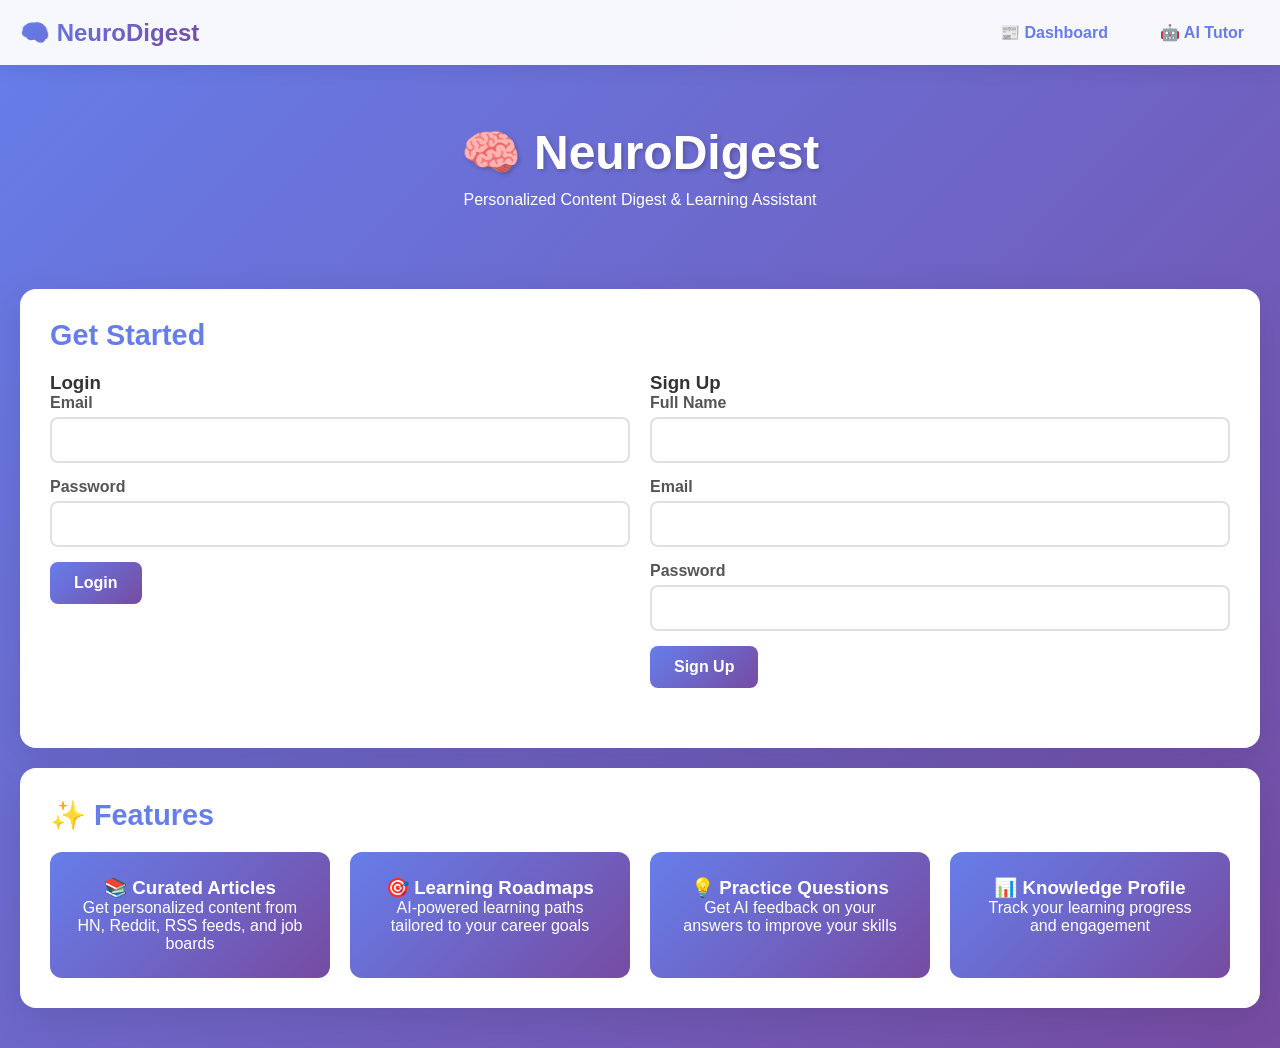
<file: index.html>
<!DOCTYPE html>
<html lang="en">
<head>
    <meta charset="UTF-8">
    <meta name="viewport" content="width=device-width, initial-scale=1.0">
    <title>NeuroDigest - Personalized Content Digest & Learning Assistant</title>
    <style>
        * {
            margin: 0;
            padding: 0;
            box-sizing: border-box;
        }
        
        body {
            font-family: -apple-system, BlinkMacSystemFont, 'Segoe UI', Roboto, Oxygen, Ubuntu, Cantarell, sans-serif;
            background: linear-gradient(135deg, #667eea 0%, #764ba2 100%);
            min-height: 100vh;
            color: #333;
        }
        
        .navbar {
            background: rgba(255, 255, 255, 0.95);
            backdrop-filter: blur(10px);
            padding: 15px 20px;
            box-shadow: 0 2px 20px rgba(0,0,0,0.1);
            position: sticky;
            top: 0;
            z-index: 1000;
        }
        
        .nav-content {
            max-width: 1400px;
            margin: 0 auto;
            display: flex;
            justify-content: space-between;
            align-items: center;
        }
        
        .nav-brand {
            font-size: 1.5rem;
            font-weight: 900;
            background: linear-gradient(135deg, #667eea 0%, #764ba2 100%);
            -webkit-background-clip: text;
            -webkit-text-fill-color: transparent;
        }
        
        .nav-links {
            display: flex;
            gap: 20px;
            align-items: center;
        }
        
        .nav-link {
            padding: 8px 16px;
            border-radius: 8px;
            cursor: pointer;
            transition: all 0.3s;
            font-weight: 600;
            color: #667eea;
        }
        
        .nav-link:hover, .nav-link.active {
            background: linear-gradient(135deg, #667eea 0%, #764ba2 100%);
            color: white;
        }
        
        .container {
            max-width: 1400px;
            margin: 0 auto;
            padding: 20px;
        }
        
        .header {
            text-align: center;
            color: white;
            margin-bottom: 40px;
            padding: 40px 20px;
        }
        
        .header h1 {
            font-size: 3rem;
            margin-bottom: 10px;
            text-shadow: 2px 2px 4px rgba(0,0,0,0.2);
        }
        
        .card {
            background: white;
            border-radius: 16px;
            padding: 30px;
            margin-bottom: 20px;
            box-shadow: 0 10px 40px rgba(0,0,0,0.1);
        }
        
        .card h2 {
            color: #667eea;
            margin-bottom: 20px;
            font-size: 1.8rem;
        }
        
        .auth-section {
            display: grid;
            grid-template-columns: 1fr 1fr;
            gap: 20px;
            margin-bottom: 30px;
        }
        
        @media (max-width: 768px) {
            .auth-section {
                grid-template-columns: 1fr;
            }
        }
        
        .form-group {
            margin-bottom: 15px;
        }
        
        .form-group label {
            display: block;
            margin-bottom: 5px;
            font-weight: 600;
            color: #555;
        }
        
        .form-group input, .form-group textarea, .form-group select {
            width: 100%;
            padding: 12px;
            border: 2px solid #e0e0e0;
            border-radius: 8px;
            font-size: 1rem;
            transition: border-color 0.3s;
            font-family: inherit;
        }
        
        .form-group input:focus, .form-group textarea:focus, .form-group select:focus {
            outline: none;
            border-color: #667eea;
        }
        
        .btn {
            background: linear-gradient(135deg, #667eea 0%, #764ba2 100%);
            color: white;
            border: none;
            padding: 12px 24px;
            border-radius: 8px;
            font-size: 1rem;
            font-weight: 600;
            cursor: pointer;
            transition: transform 0.2s, box-shadow 0.2s;
        }
        
        .btn:hover {
            transform: translateY(-2px);
            box-shadow: 0 5px 15px rgba(102, 126, 234, 0.4);
        }
        
        .btn:active {
            transform: translateY(0);
        }
        
        .btn-secondary {
            background: #6c757d;
        }
        
        .btn-small {
            padding: 6px 12px;
            font-size: 0.9rem;
        }
        
        .message {
            padding: 12px;
            border-radius: 8px;
            margin-bottom: 15px;
        }
        
        .message.success {
            background: #d4edda;
            color: #155724;
            border: 1px solid #c3e6cb;
        }
        
        .message.error {
            background: #f8d7da;
            color: #721c24;
            border: 1px solid #f5c6cb;
        }
        
        .message.info {
            background: #d1ecf1;
            color: #0c5460;
            border: 1px solid #bee5eb;
        }
        
        .article-card {
            background: #f8f9fa;
            border-left: 4px solid #667eea;
            padding: 20px;
            margin-bottom: 15px;
            border-radius: 8px;
            transition: transform 0.2s;
        }
        
        .article-card:hover {
            transform: translateX(5px);
            box-shadow: 0 4px 12px rgba(0,0,0,0.1);
        }
        
        .article-card h3 {
            color: #333;
            margin-bottom: 10px;
            font-size: 1.2rem;
        }
        
        .article-card a {
            color: #667eea;
            text-decoration: none;
            font-weight: 600;
        }
        
        .article-card a:hover {
            text-decoration: underline;
        }
        
        .article-actions {
            display: flex;
            gap: 10px;
            margin-top: 10px;
        }
        
        .loading {
            text-align: center;
            padding: 40px;
            color: #667eea;
            font-size: 1.1rem;
        }
        
        .hidden {
            display: none;
        }
        
        .page {
            display: none;
        }
        
        .page.active {
            display: block;
        }
        
        .sidebar {
            background: #f8f9fa;
            padding: 20px;
            border-radius: 12px;
            margin-bottom: 20px;
        }
        
        .sidebar h3 {
            margin-bottom: 15px;
            color: #667eea;
        }
        
        .filter-group {
            margin-bottom: 15px;
        }
        
        .filter-group label {
            display: block;
            margin-bottom: 5px;
            font-weight: 600;
            color: #555;
            font-size: 0.9rem;
        }
        
        .filter-group input, .filter-group select {
            width: 100%;
            padding: 8px;
            border: 1px solid #ddd;
            border-radius: 6px;
        }
        
        .metrics {
            display: grid;
            grid-template-columns: repeat(auto-fit, minmax(150px, 1fr));
            gap: 15px;
            margin-bottom: 20px;
        }
        
        .metric-card {
            background: linear-gradient(135deg, #667eea 0%, #764ba2 100%);
            color: white;
            padding: 20px;
            border-radius: 12px;
            text-align: center;
        }
        
        .metric-value {
            font-size: 2rem;
            font-weight: 900;
            margin-bottom: 5px;
        }
        
        .metric-label {
            font-size: 0.9rem;
            opacity: 0.9;
        }
        
        .tabs {
            display: flex;
            gap: 10px;
            margin-bottom: 20px;
            border-bottom: 2px solid #e0e0e0;
        }
        
        .tab {
            padding: 10px 20px;
            cursor: pointer;
            border: none;
            background: none;
            font-weight: 600;
            color: #666;
            border-bottom: 3px solid transparent;
            transition: all 0.3s;
        }
        
        .tab:hover {
            color: #667eea;
        }
        
        .tab.active {
            color: #667eea;
            border-bottom-color: #667eea;
        }
        
        .tab-content {
            display: none;
        }
        
        .tab-content.active {
            display: block;
        }
        
        .roadmap-item {
            background: #f8f9fa;
            padding: 15px;
            margin-bottom: 10px;
            border-radius: 8px;
            border-left: 4px solid #667eea;
        }
        
        .roadmap-item h4 {
            color: #667eea;
            margin-bottom: 8px;
        }
        
        .practice-question {
            background: #fff;
            border: 2px solid #667eea;
            padding: 20px;
            margin-bottom: 15px;
            border-radius: 12px;
        }
        
        .practice-question h4 {
            color: #667eea;
            margin-bottom: 10px;
        }
        
        .knowledge-profile {
            background: linear-gradient(135deg, #667eea 0%, #764ba2 100%);
            color: white;
            padding: 25px;
            border-radius: 12px;
            margin-bottom: 20px;
        }
        
        .tag {
            display: inline-block;
            background: rgba(255,255,255,0.2);
            padding: 5px 12px;
            border-radius: 20px;
            margin: 5px;
            font-size: 0.9rem;
        }
        
        .two-column {
            display: grid;
            grid-template-columns: 1fr 2fr;
            gap: 20px;
        }
        
        @media (max-width: 968px) {
            .two-column {
                grid-template-columns: 1fr;
            }
        }
    </style>
</head>
<body>
    <!-- Navigation -->
    <nav class="navbar">
        <div class="nav-content">
            <div class="nav-brand">🧠 NeuroDigest</div>
            <div class="nav-links">
                <div class="nav-link" onclick="showPage('dashboard')">📰 Dashboard</div>
                <div class="nav-link" onclick="showPage('tutor')">🤖 AI Tutor</div>
                <div id="userNav" class="hidden">
                    <span id="navUserEmail" style="margin-right: 15px; color: #667eea;"></span>
                    <button class="btn btn-secondary btn-small" onclick="logout()">Logout</button>
                </div>
            </div>
        </div>
    </nav>

    <div class="container">
        <!-- Login/Signup Page -->
        <div id="loginPage" class="page active">
            <div class="header">
                <h1>🧠 NeuroDigest</h1>
                <p>Personalized Content Digest & Learning Assistant</p>
            </div>
            
            <div class="card">
                <h2>Get Started</h2>
                <div class="auth-section">
                    <div>
                        <h3>Login</h3>
                        <form id="loginForm" onsubmit="handleLogin(event)">
                            <div class="form-group">
                                <label>Email</label>
                                <input type="email" id="loginEmail" required>
                            </div>
                            <div class="form-group">
                                <label>Password</label>
                                <input type="password" id="loginPassword" required>
                            </div>
                            <button type="submit" class="btn">Login</button>
                        </form>
                    </div>
                    <div>
                        <h3>Sign Up</h3>
                        <form id="signupForm" onsubmit="handleSignup(event)">
                            <div class="form-group">
                                <label>Full Name</label>
                                <input type="text" id="signupName" required>
                            </div>
                            <div class="form-group">
                                <label>Email</label>
                                <input type="email" id="signupEmail" required>
                            </div>
                            <div class="form-group">
                                <label>Password</label>
                                <input type="password" id="signupPassword" required>
                            </div>
                            <button type="submit" class="btn">Sign Up</button>
                        </form>
                    </div>
                </div>
                <div id="message"></div>
            </div>
            
            <div class="card">
                <h2>✨ Features</h2>
                <div style="display: grid; grid-template-columns: repeat(auto-fit, minmax(250px, 1fr)); gap: 20px; margin-top: 20px;">
                    <div style="background: linear-gradient(135deg, #667eea 0%, #764ba2 100%); color: white; padding: 25px; border-radius: 12px; text-align: center;">
                        <h3>📚 Curated Articles</h3>
                        <p>Get personalized content from HN, Reddit, RSS feeds, and job boards</p>
                    </div>
                    <div style="background: linear-gradient(135deg, #667eea 0%, #764ba2 100%); color: white; padding: 25px; border-radius: 12px; text-align: center;">
                        <h3>🎯 Learning Roadmaps</h3>
                        <p>AI-powered learning paths tailored to your career goals</p>
                    </div>
                    <div style="background: linear-gradient(135deg, #667eea 0%, #764ba2 100%); color: white; padding: 25px; border-radius: 12px; text-align: center;">
                        <h3>💡 Practice Questions</h3>
                        <p>Get AI feedback on your answers to improve your skills</p>
                    </div>
                    <div style="background: linear-gradient(135deg, #667eea 0%, #764ba2 100%); color: white; padding: 25px; border-radius: 12px; text-align: center;">
                        <h3>📊 Knowledge Profile</h3>
                        <p>Track your learning progress and engagement</p>
                    </div>
                </div>
            </div>
        </div>

        <!-- Dashboard Page -->
        <div id="dashboardPage" class="page">
            <div class="card">
                <h2>📰 Dashboard</h2>
                <p style="color: #666; margin-bottom: 20px;">Personalized Digest & Learning - Browse curated articles, save bookmarks, and track your learning</p>
            </div>
            
            <div class="two-column">
                <div class="sidebar">
                    <h3>Filters</h3>
                    <div class="filter-group">
                        <label>Search</label>
                        <input type="text" id="searchFilter" placeholder="Search articles..." oninput="filterArticles()">
                    </div>
                    <div class="filter-group">
                        <label>Show only bookmarked</label>
                        <input type="checkbox" id="bookmarkedOnly" onchange="filterArticles()">
                    </div>
                    <div class="filter-group">
                        <label>Domain</label>
                        <select id="domainFilter" onchange="filterArticles()">
                            <option value="">All domains</option>
                        </select>
                    </div>
                    <button class="btn" onclick="refreshDigest()" style="width: 100%; margin-top: 10px;">🔄 Refresh Digest</button>
                </div>
                
                <div>
                    <div class="metrics" id="metrics"></div>
                    <div class="tabs">
                        <button class="tab active" onclick="showTab('all')">All News</button>
                        <button class="tab" onclick="showTab('foryou')">For You</button>
                        <button class="tab" onclick="showTab('bookmarked')">Bookmarked</button>
                    </div>
                    <div id="digestContent"></div>
                </div>
            </div>
        </div>

        <!-- AI Tutor Page -->
        <div id="tutorPage" class="page">
            <div class="card">
                <h2>🤖 AI Tutor - NDLRM</h2>
                <p style="color: #666; margin-bottom: 20px;">Personalized Learning Recommendation Module - Generate roadmaps, view knowledge profile, and practice</p>
            </div>
            
            <div class="tabs">
                <button class="tab active" onclick="showTutorTab('roadmap')">📚 Learning Roadmap</button>
                <button class="tab" onclick="showTutorTab('profile')">📊 Knowledge Profile</button>
                <button class="tab" onclick="showTutorTab('practice')">💡 Practice Questions</button>
                <button class="tab" onclick="showTutorTab('ask')">❓ Ask Tutor</button>
            </div>
            
            <!-- Roadmap Tab -->
            <div id="roadmapTab" class="tab-content active">
                <div class="card">
                    <h3>Generate Learning Roadmap</h3>
                    <div class="form-group">
                        <label>Target Career/Role</label>
                        <input type="text" id="targetCareer" placeholder="e.g., Software Engineer, Data Scientist, ML Engineer">
                    </div>
                    <button class="btn" onclick="generateRoadmap()">Generate Roadmap</button>
                </div>
                <div id="roadmapContent"></div>
            </div>
            
            <!-- Knowledge Profile Tab -->
            <div id="profileTab" class="tab-content">
                <div id="profileContent"></div>
            </div>
            
            <!-- Practice Questions Tab -->
            <div id="practiceTab" class="tab-content">
                <div id="practiceContent"></div>
            </div>
            
            <!-- Ask Tutor Tab -->
            <div id="askTab" class="tab-content">
                <div class="card">
                    <h3>Ask AI Tutor</h3>
                    <div class="form-group">
                        <label>Your Question</label>
                        <textarea id="tutorQuestion" rows="4" placeholder="Ask any question related to your learning..."></textarea>
                    </div>
                    <div class="form-group">
                        <label>Context (Optional)</label>
                        <textarea id="tutorContext" rows="3" placeholder="Provide additional context if needed..."></textarea>
                    </div>
                    <button class="btn" onclick="askTutor()">Ask Tutor</button>
                    <div id="tutorResponse" style="margin-top: 20px;"></div>
                </div>
            </div>
        </div>
    </div>
    
    <script>
        const API_BASE = window.location.origin;
        let authToken = localStorage.getItem('authToken');
        let currentUser = null;
        let digestData = null;
        let bookmarks = [];
        let currentPage = 'login';
        let currentTab = 'all';
        let currentTutorTab = 'roadmap';
        
        // Check if user is already logged in
        if (authToken) {
            checkAuth();
        }
        
        function showPage(page) {
            if (!authToken && page !== 'login') {
                showMessage('Please login first', 'error');
                return;
            }
            
            document.querySelectorAll('.page').forEach(p => p.classList.remove('active'));
            document.querySelectorAll('.nav-link').forEach(l => l.classList.remove('active'));
            
            if (page === 'login') {
                document.getElementById('loginPage').classList.add('active');
            } else if (page === 'dashboard') {
                document.getElementById('dashboardPage').classList.add('active');
                document.querySelectorAll('.nav-link')[0].classList.add('active');
                loadDashboard();
            } else if (page === 'tutor') {
                document.getElementById('tutorPage').classList.add('active');
                document.querySelectorAll('.nav-link')[1].classList.add('active');
                loadTutorData();
            }
            
            currentPage = page;
        }
        
        async function checkAuth() {
            try {
                const response = await fetch(`${API_BASE}/auth/me`, {
                    headers: {
                        'Authorization': `Bearer ${authToken}`
                    }
                });
                
                if (response.ok) {
                    currentUser = await response.json();
                    showLoggedInState();
                    showPage('dashboard');
                } else {
                    localStorage.removeItem('authToken');
                    authToken = null;
                }
            } catch (error) {
                console.error('Auth check failed:', error);
            }
        }
        
        function showLoggedInState() {
            document.getElementById('userNav').classList.remove('hidden');
            document.getElementById('navUserEmail').textContent = currentUser?.email || 'User';
        }
        
        function showLoggedOutState() {
            document.getElementById('userNav').classList.add('hidden');
            showPage('login');
        }
        
        async function handleLogin(event) {
            event.preventDefault();
            const email = document.getElementById('loginEmail').value;
            const password = document.getElementById('loginPassword').value;
            
            try {
                const formData = new URLSearchParams();
                formData.append('username', email);
                formData.append('password', password);
                
                const response = await fetch(`${API_BASE}/auth/login`, {
                    method: 'POST',
                    headers: {
                        'Content-Type': 'application/x-www-form-urlencoded',
                    },
                    body: formData
                });
                
                if (response.ok) {
                    const data = await response.json();
                    authToken = data.access_token;
                    localStorage.setItem('authToken', authToken);
                    currentUser = { email };
                    showMessage('Login successful!', 'success');
                    showLoggedInState();
                    showPage('dashboard');
                } else {
                    const error = await response.json();
                    showMessage(error.detail || 'Login failed', 'error');
                }
            } catch (error) {
                showMessage('Error: ' + error.message, 'error');
            }
        }
        
        async function handleSignup(event) {
            event.preventDefault();
            const name = document.getElementById('signupName').value;
            const email = document.getElementById('signupEmail').value;
            const password = document.getElementById('signupPassword').value;
            
            try {
                const response = await fetch(`${API_BASE}/auth/signup`, {
                    method: 'POST',
                    headers: {
                        'Content-Type': 'application/json',
                    },
                    body: JSON.stringify({
                        email,
                        password,
                        full_name: name
                    })
                });
                
                if (response.ok) {
                    showMessage('Signup successful! Please login.', 'success');
                    document.getElementById('signupForm').reset();
                } else {
                    const error = await response.json();
                    showMessage(error.detail || 'Signup failed', 'error');
                }
            } catch (error) {
                showMessage('Error: ' + error.message, 'error');
            }
        }
        
        async function loadDashboard() {
            await loadDigest();
            await loadBookmarks();
        }
        
        async function loadDigest() {
            const digestContent = document.getElementById('digestContent');
            digestContent.innerHTML = '<div class="loading">Loading digest...</div>';
            
            try {
                const url = authToken ? `${API_BASE}/api/digest/me` : `${API_BASE}/api/digest`;
                const headers = authToken ? {
                    'Authorization': `Bearer ${authToken}`
                } : {};
                
                const response = await fetch(url, { headers });
                if (response.ok) {
                    const data = await response.json();
                    digestData = data.digest || data;
                    displayDigest();
                } else {
                    digestContent.innerHTML = '<div class="message error">Failed to load digest</div>';
                }
            } catch (error) {
                digestContent.innerHTML = `<div class="message error">Error: ${error.message}</div>`;
            }
        }
        
        async function loadBookmarks() {
            if (!authToken) return;
            
            try {
                const response = await fetch(`${API_BASE}/user/bookmarks`, {
                    headers: {
                        'Authorization': `Bearer ${authToken}`
                    }
                });
                
                if (response.ok) {
                    bookmarks = await response.json();
                    updateBookmarkFilters();
                }
            } catch (error) {
                console.error('Failed to load bookmarks:', error);
            }
        }
        
        function displayDigest() {
            if (!digestData) {
                document.getElementById('digestContent').innerHTML = '<div class="message">No articles available. Try refreshing later.</div>';
                return;
            }
            
            const items = digestData.items || digestData.articles || [];
            
            // Update metrics
            const metricsHtml = `
                <div class="metric-card">
                    <div class="metric-value">${items.length}</div>
                    <div class="metric-label">Articles</div>
                </div>
                <div class="metric-card">
                    <div class="metric-value">${bookmarks.length}</div>
                    <div class="metric-label">Bookmarked</div>
                </div>
                <div class="metric-card">
                    <div class="metric-value">${new Set(items.map(i => getDomain(i.url))).size}</div>
                    <div class="metric-label">Sources</div>
                </div>
            `;
            document.getElementById('metrics').innerHTML = metricsHtml;
            
            // Update domain filter
            const domains = [...new Set(items.map(i => getDomain(i.url)).filter(d => d))];
            const domainSelect = document.getElementById('domainFilter');
            domainSelect.innerHTML = '<option value="">All domains</option>' + 
                domains.map(d => `<option value="${d}">${d}</option>`).join('');
            
            // Store items globally for filtering
            window.allItems = items;
            filterArticles();
        }
        
        function getDomain(url) {
            if (!url) return '';
            try {
                return new URL(url).hostname.replace('www.', '');
            } catch {
                return '';
            }
        }
        
        function filterArticles() {
            if (!window.allItems) return;
            
            const search = document.getElementById('searchFilter').value.toLowerCase();
            const domain = document.getElementById('domainFilter').value;
            const bookmarkedOnly = document.getElementById('bookmarkedOnly').checked;
            const bookmarkUrls = new Set(bookmarks.map(b => b.article_url));
            
            let filtered = window.allItems.filter(item => {
                const text = ((item.title || '') + ' ' + (item.summary || '') + ' ' + (item.bullets || []).join(' ')).toLowerCase();
                if (search && !text.includes(search)) return false;
                if (domain && getDomain(item.url) !== domain) return false;
                if (bookmarkedOnly && !bookmarkUrls.has(item.url)) return false;
                return true;
            });
            
            displayArticles(filtered);
        }
        
        function showTab(tab) {
            currentTab = tab;
            document.querySelectorAll('.tab').forEach(t => t.classList.remove('active'));
            event.target.classList.add('active');
            filterArticles();
        }
        
        function displayArticles(items) {
            const digestContent = document.getElementById('digestContent');
            
            // Filter by tab
            let displayItems = items;
            if (currentTab === 'bookmarked') {
                const bookmarkUrls = new Set(bookmarks.map(b => b.article_url));
                displayItems = items.filter(item => bookmarkUrls.has(item.url));
            } else if (currentTab === 'foryou') {
                // For You - could implement preference matching here
                displayItems = items;
            }
            
            if (displayItems.length === 0) {
                digestContent.innerHTML = '<div class="message">No articles found.</div>';
                return;
            }
            
            let html = '';
            displayItems.forEach((item, idx) => {
                const isBookmarked = bookmarks.some(b => b.article_url === item.url);
                html += `
                    <div class="article-card">
                        <h3>${item.title || 'Untitled'}</h3>
                        <p style="color: #666; margin: 10px 0;">${(item.summary || item.bullets?.join(' ') || '').substring(0, 200)}...</p>
                        <div class="article-actions">
                            <a href="${item.url || '#'}" target="_blank" class="btn btn-small">Read Article →</a>
                            ${authToken ? `
                                <button class="btn btn-small ${isBookmarked ? 'btn-secondary' : ''}" onclick="toggleBookmark('${item.url}', ${idx})">
                                    ${isBookmarked ? '✓ Bookmarked' : '🔖 Bookmark'}
                                </button>
                                <button class="btn btn-small" onclick="trackClick('${item.url}', '${(item.title || '').replace(/'/g, "\\'")}')">📊 Track</button>
                            ` : ''}
                        </div>
                    </div>
                `;
            });
            
            digestContent.innerHTML = html;
        }
        
        async function toggleBookmark(url, idx) {
            if (!authToken) return;
            
            const isBookmarked = bookmarks.some(b => b.article_url === url);
            
            try {
                if (isBookmarked) {
                    const bookmark = bookmarks.find(b => b.article_url === url);
                    const response = await fetch(`${API_BASE}/user/bookmarks/${bookmark.id}`, {
                        method: 'DELETE',
                        headers: {
                            'Authorization': `Bearer ${authToken}`
                        }
                    });
                    if (response.ok) {
                        bookmarks = bookmarks.filter(b => b.article_url !== url);
                        showMessage('Bookmark removed', 'success');
                    }
                } else {
                    const response = await fetch(`${API_BASE}/user/bookmarks`, {
                        method: 'POST',
                        headers: {
                            'Authorization': `Bearer ${authToken}`,
                            'Content-Type': 'application/json'
                        },
                        body: JSON.stringify({ article_url: url })
                    });
                    if (response.ok) {
                        const newBookmark = await response.json();
                        bookmarks.push(newBookmark);
                        showMessage('Bookmarked!', 'success');
                    }
                }
                filterArticles();
            } catch (error) {
                showMessage('Error: ' + error.message, 'error');
            }
        }
        
        async function trackClick(url, title) {
            if (!authToken) return;
            
            try {
                const response = await fetch(`${API_BASE}/api/tutor/track-click?article_url=${encodeURIComponent(url)}&article_title=${encodeURIComponent(title)}`, {
                    method: 'POST',
                    headers: {
                        'Authorization': `Bearer ${authToken}`
                    }
                });
                if (response.ok) {
                    showMessage('Article tracked!', 'success');
                }
            } catch (error) {
                showMessage('Error: ' + error.message, 'error');
            }
        }
        
        async function refreshDigest() {
            try {
                const response = await fetch(`${API_BASE}/api/digest?refresh=1`, {
                    headers: authToken ? {
                        'Authorization': `Bearer ${authToken}`
                    } : {}
                });
                if (response.ok) {
                    showMessage('Digest refresh started!', 'success');
                    setTimeout(() => loadDigest(), 2000);
                }
            } catch (error) {
                showMessage('Error: ' + error.message, 'error');
            }
        }
        
        function updateBookmarkFilters() {
            // Bookmarks loaded, filters will update on next display
        }
        
        // Tutor Functions
        function showTutorTab(tab) {
            currentTutorTab = tab;
            document.querySelectorAll('#tutorPage .tab').forEach(t => t.classList.remove('active'));
            document.querySelectorAll('#tutorPage .tab-content').forEach(c => c.classList.remove('active'));
            event.target.classList.add('active');
            document.getElementById(tab + 'Tab').classList.add('active');
            
            if (tab === 'profile') {
                loadKnowledgeProfile();
            } else if (tab === 'practice') {
                loadPracticeQuestions();
            }
        }
        
        async function generateRoadmap() {
            if (!authToken) {
                showMessage('Please login first', 'error');
                return;
            }
            
            const targetCareer = document.getElementById('targetCareer').value;
            if (!targetCareer) {
                showMessage('Please enter a target career', 'error');
                return;
            }
            
            const roadmapContent = document.getElementById('roadmapContent');
            roadmapContent.innerHTML = '<div class="loading">Generating roadmap... This may take a minute.</div>';
            
            try {
                const response = await fetch(`${API_BASE}/api/tutor/roadmap`, {
                    method: 'POST',
                    headers: {
                        'Authorization': `Bearer ${authToken}`,
                        'Content-Type': 'application/json'
                    },
                    body: JSON.stringify({ target_career: targetCareer })
                });
                
                if (response.ok) {
                    const data = await response.json();
                    displayRoadmap(data);
                } else {
                    const error = await response.json();
                    roadmapContent.innerHTML = `<div class="message error">${error.detail || 'Failed to generate roadmap'}</div>`;
                }
            } catch (error) {
                roadmapContent.innerHTML = `<div class="message error">Error: ${error.message}</div>`;
            }
        }
        
        function displayRoadmap(data) {
            const roadmapContent = document.getElementById('roadmapContent');
            const roadmap = data.roadmap || data;
            
            if (!roadmap || !roadmap.weeks) {
                roadmapContent.innerHTML = '<div class="message">No roadmap data available.</div>';
                return;
            }
            
            let html = '<div class="card"><h3>Your Learning Roadmap</h3>';
            
            if (Array.isArray(roadmap.weeks)) {
                roadmap.weeks.forEach((week, idx) => {
                    html += `
                        <div class="roadmap-item">
                            <h4>Week ${idx + 1}: ${week.week_title || 'Learning Week'}</h4>
                            <p><strong>Focus:</strong> ${week.focus || 'N/A'}</p>
                            <p><strong>Topics:</strong> ${(week.topics || []).join(', ') || 'N/A'}</p>
                            <p><strong>Resources:</strong> ${(week.resources || []).join(', ') || 'N/A'}</p>
                        </div>
                    `;
                });
            }
            
            html += '</div>';
            roadmapContent.innerHTML = html;
        }
        
        async function loadKnowledgeProfile() {
            if (!authToken) return;
            
            const profileContent = document.getElementById('profileContent');
            profileContent.innerHTML = '<div class="loading">Loading knowledge profile...</div>';
            
            try {
                const response = await fetch(`${API_BASE}/api/tutor/knowledge-profile`, {
                    headers: {
                        'Authorization': `Bearer ${authToken}`
                    }
                });
                
                if (response.ok) {
                    const data = await response.json();
                    displayKnowledgeProfile(data);
                } else {
                    profileContent.innerHTML = '<div class="message">No knowledge profile yet. Start bookmarking and tracking articles!</div>';
                }
            } catch (error) {
                profileContent.innerHTML = `<div class="message error">Error: ${error.message}</div>`;
            }
        }
        
        function displayKnowledgeProfile(data) {
            const profileContent = document.getElementById('profileContent');
            const profile = data.knowledge_profile || data;
            
            let html = `
                <div class="knowledge-profile">
                    <h3>Your Knowledge Profile</h3>
                    <p style="margin: 15px 0;"><strong>Topics:</strong></p>
                    <div>
                        ${(profile.topics || []).map(t => `<span class="tag">${t}</span>`).join('') || '<p>No topics yet</p>'}
                    </div>
                </div>
            `;
            
            profileContent.innerHTML = html;
        }
        
        async function loadPracticeQuestions() {
            if (!authToken) return;
            
            const practiceContent = document.getElementById('practiceContent');
            practiceContent.innerHTML = '<div class="loading">Loading practice questions...</div>';
            
            try {
                const response = await fetch(`${API_BASE}/api/tutor/roadmap`, {
                    headers: {
                        'Authorization': `Bearer ${authToken}`
                    }
                });
                
                if (response.ok) {
                    const data = await response.json();
                    displayPracticeQuestions(data);
                } else {
                    practiceContent.innerHTML = '<div class="message">Generate a roadmap first to see practice questions.</div>';
                }
            } catch (error) {
                practiceContent.innerHTML = `<div class="message error">Error: ${error.message}</div>`;
            }
        }
        
        function displayPracticeQuestions(data) {
            const practiceContent = document.getElementById('practiceContent');
            const roadmap = data.roadmap || data;
            
            if (!roadmap || !roadmap.practice_questions) {
                practiceContent.innerHTML = '<div class="message">No practice questions available. Generate a roadmap first.</div>';
                return;
            }
            
            const questions = Array.isArray(roadmap.practice_questions) ? roadmap.practice_questions : [];
            
            if (questions.length === 0) {
                practiceContent.innerHTML = '<div class="message">No practice questions in this roadmap.</div>';
                return;
            }
            
            let html = '';
            questions.forEach((q, idx) => {
                html += `
                    <div class="practice-question">
                        <h4>Question ${idx + 1}</h4>
                        <p>${q.question || q}</p>
                        <div class="form-group" style="margin-top: 15px;">
                            <label>Your Answer</label>
                            <textarea id="answer_${idx}" rows="4" placeholder="Write your answer here..."></textarea>
                        </div>
                        <button class="btn btn-small" onclick="submitAnswer(${idx}, '${(q.question || q).replace(/'/g, "\\'")}')">Get Feedback</button>
                        <div id="feedback_${idx}" style="margin-top: 10px;"></div>
                    </div>
                `;
            });
            
            practiceContent.innerHTML = html;
        }
        
        async function submitAnswer(qIdx, question) {
            if (!authToken) return;
            
            const answer = document.getElementById(`answer_${qIdx}`).value;
            if (!answer.trim()) {
                showMessage('Please write an answer first', 'error');
                return;
            }
            
            const feedbackDiv = document.getElementById(`feedback_${qIdx}`);
            feedbackDiv.innerHTML = '<div class="loading">Getting AI feedback...</div>';
            
            try {
                const response = await fetch(`${API_BASE}/api/tutor/ask`, {
                    method: 'POST',
                    headers: {
                        'Authorization': `Bearer ${authToken}`,
                        'Content-Type': 'application/json'
                    },
                    body: JSON.stringify({
                        question: question,
                        context: answer
                    })
                });
                
                if (response.ok) {
                    const data = await response.json();
                    feedbackDiv.innerHTML = `<div class="message success"><strong>AI Feedback:</strong><br>${data.feedback || data.response || data}</div>`;
                } else {
                    const error = await response.json();
                    feedbackDiv.innerHTML = `<div class="message error">${error.detail || 'Failed to get feedback'}</div>`;
                }
            } catch (error) {
                feedbackDiv.innerHTML = `<div class="message error">Error: ${error.message}</div>`;
            }
        }
        
        async function askTutor() {
            if (!authToken) return;
            
            const question = document.getElementById('tutorQuestion').value;
            if (!question.trim()) {
                showMessage('Please enter a question', 'error');
                return;
            }
            
            const context = document.getElementById('tutorContext').value;
            const tutorResponse = document.getElementById('tutorResponse');
            tutorResponse.innerHTML = '<div class="loading">AI Tutor is thinking...</div>';
            
            try {
                const response = await fetch(`${API_BASE}/api/tutor/ask`, {
                    method: 'POST',
                    headers: {
                        'Authorization': `Bearer ${authToken}`,
                        'Content-Type': 'application/json'
                    },
                    body: JSON.stringify({
                        question: question,
                        context: context
                    })
                });
                
                if (response.ok) {
                    const data = await response.json();
                    tutorResponse.innerHTML = `<div class="message success"><strong>AI Tutor Response:</strong><br><br>${data.feedback || data.response || data}</div>`;
                } else {
                    const error = await response.json();
                    tutorResponse.innerHTML = `<div class="message error">${error.detail || 'Failed to get response'}</div>`;
                }
            } catch (error) {
                tutorResponse.innerHTML = `<div class="message error">Error: ${error.message}</div>`;
            }
        }
        
        async function loadTutorData() {
            if (!authToken) return;
            // Load roadmap if exists
            try {
                const response = await fetch(`${API_BASE}/api/tutor/roadmap`, {
                    headers: {
                        'Authorization': `Bearer ${authToken}`
                    }
                });
                if (response.ok) {
                    const data = await response.json();
                    displayRoadmap(data);
                }
            } catch (error) {
                console.error('Failed to load roadmap:', error);
            }
        }
        
        function logout() {
            localStorage.removeItem('authToken');
            authToken = null;
            currentUser = null;
            showLoggedOutState();
            showMessage('Logged out successfully', 'success');
        }
        
        function showMessage(text, type) {
            const messageDiv = document.getElementById('message');
            if (!messageDiv) return;
            
            messageDiv.className = `message ${type}`;
            messageDiv.textContent = text;
            messageDiv.style.display = 'block';
            
            setTimeout(() => {
                messageDiv.style.display = 'none';
            }, 5000);
        }
    </script>
</body>
</html>
</file>
